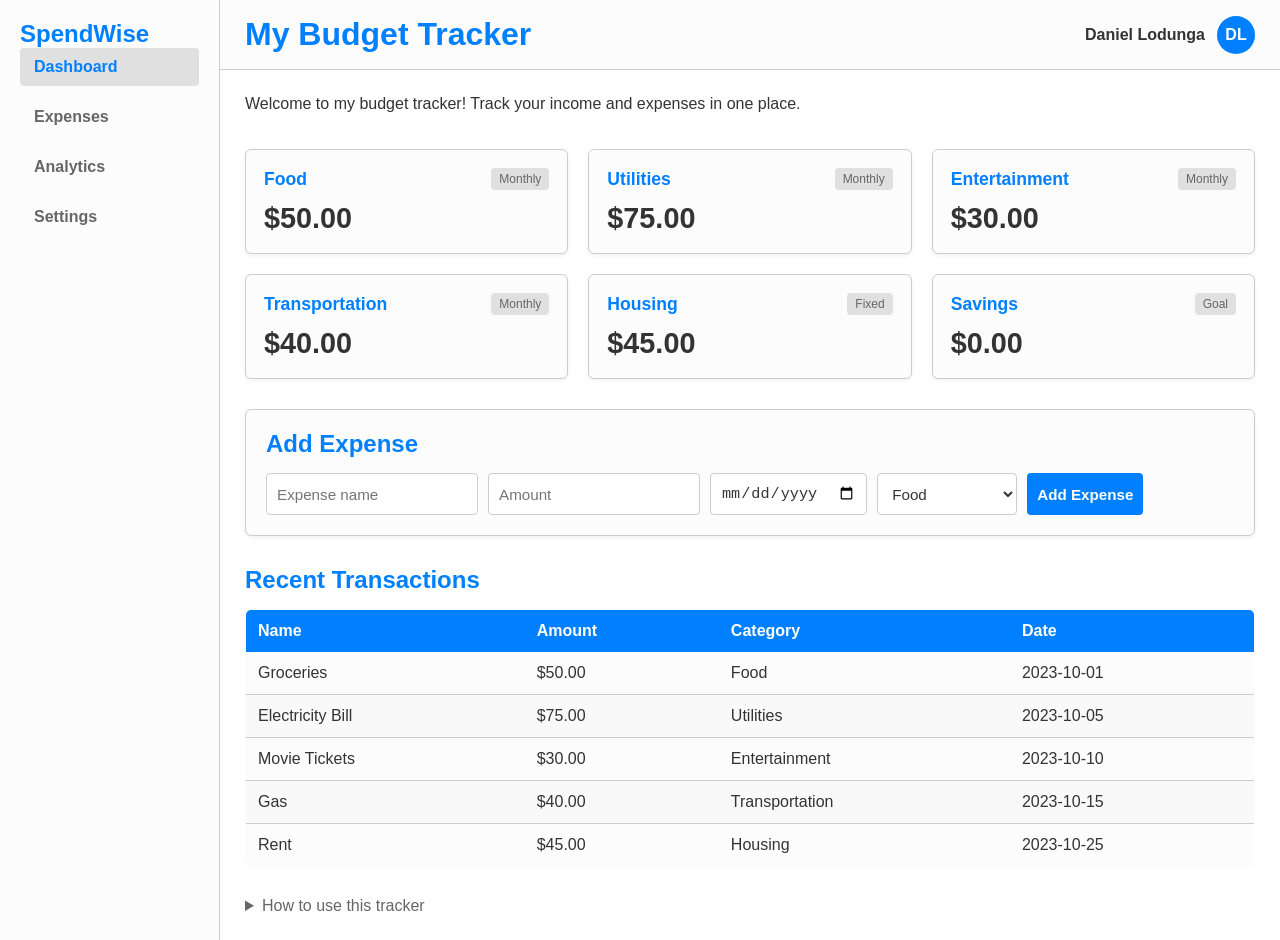
<file: index.html>
<!DOCTYPE html>
<html lang="en">
<head> 
    <meta charset="UTF-8">
    <meta name="viewport" content="width=device-width, initial-scale=1.0">
    <title>My Budget Tracker</title>
    
    <!-- Google Fonts -->
    <link rel="preconnect" href="https://fonts.googleapis.com">
    <link rel="preconnect" href="https://fonts.gstatic.com" crossorigin>
    <link href="https://fonts.googleapis.com/css2?family=Google+Sans+Flex:opsz,wght@6..144,1..1000&family=IBM+Plex+Serif:ital,wght@0,100;0,200;0,300;0,400;0,500;0,600;0,700;1,100;1,200;1,300;1,400;1,500;1,600;1,700&display=swap" rel="stylesheet">

    <link rel="stylesheet" href="style.css">
</head>
<body>
    <div class="dashboard-container">
        <!-- Sidebar Navigation -->
        <aside class="sidebar">
            <div class="logo">
                <h2>SpendWise</h2>
            </div>
            <nav class="nav-menu">
                <a href="#" class="nav-item active">Dashboard</a>
                <a href="#" class="nav-item">Expenses</a>
                <a href="#" class="nav-item">Analytics</a>
                <a href="#" class="nav-item">Settings</a>
            </nav>
        </aside>

        <!-- Header -->
        <header class="header">
            <div class="header-title">
                <h1>My Budget Tracker</h1>
            </div>
            <div class="user-profile">
                <span class="user-name">Daniel Lodunga</span>
                <div class="avatar">DL</div>
            </div>
        </header>

        <!-- Main Content Area -->
        <main class="main-content">
            <p class="welcome-text">Welcome to my budget tracker! Track your income and expenses in one place.</p>
        
            <br><br/>
            
            <!-- 6 Category Cards Grid -->
            <div class="card-grid">
                <div class="card">
                    <div class="card-header">
                        <h3>Food</h3>
                        <span class="badge">Monthly</span>
                    </div>
                    <p class="amount">$50.00</p>
                </div>
                <div class="card">
                    <div class="card-header">
                        <h3>Utilities</h3>
                        <span class="badge">Monthly</span>
                    </div>
                    <p class="amount">$75.00</p>
                </div>
                <div class="card">
                    <div class="card-header">
                        <h3>Entertainment</h3>
                        <span class="badge">Monthly</span>
                    </div>
                    <p class="amount">$30.00</p>
                </div>
                <div class="card">
                    <div class="card-header">
                        <h3>Transportation</h3>
                        <span class="badge">Monthly</span>
                    </div>
                    <p class="amount">$40.00</p>
                </div>
                <div class="card">
                    <div class="card-header">
                        <h3>Housing</h3>
                        <span class="badge">Fixed</span>
                    </div>
                    <p class="amount">$45.00</p>
                </div>
                <div class="card">
                    <div class="card-header">
                        <h3>Savings</h3>
                        <span class="badge">Goal</span>
                    </div>
                    <p class="amount">$200.00</p>
                </div>
            </div>

            <!-- Add Expense Form Section -->
            <section class="add-expense-section">
                <h2>Add Expense</h2>
                <form id="expense-form">
                    <input type="text" id="expense-name" placeholder="Expense name">
                    <input type="number" id="expense-amount" placeholder="Amount">
                    <input type="date" id="expense-date">
                    <select id="expense-category">
                        <option value="food">Food</option>
                        <option value="utilities">Utilities</option>
                        <option value="entertainment">Entertainment</option>
                        <option value="transportation">Transportation</option>
                        <option value="housing">Housing</option>
                    </select>
                    <button type="submit">Add Expense</button>
                </form>
            </section>

            <!-- Expense History Table -->
            <section class="table-section">
                <h2>Recent Transactions</h2>
                <table>
                    <thead>
                        <tr>
                            <th>Name</th>
                            <th>Amount</th>
                            <th>Category</th>
                            <th>Date</th>
                        </tr>
                    </thead>
                    <tbody>
                        <tr>
                            <td>Groceries</td>  
                            <td>$50.00</td>
                            <td>Food</td>
                            <td>2023-10-01</td>
                        </tr>
                        <tr>
                            <td>Electricity Bill</td>
                            <td>$75.00</td>
                            <td>Utilities</td>
                            <td>2023-10-05</td>
                        </tr>
                        <tr>
                            <td>Movie Tickets</td>
                            <td>$30.00</td>
                            <td>Entertainment</td>
                            <td>2023-10-10</td>
                        </tr>
                        <tr>
                            <td>Gas</td>
                            <td>$40.00</td>
                            <td>Transportation</td>
                            <td>2023-10-15</td>
                        </tr>
                        <tr>
                            <td>Rent</td>
                            <td>$45.00</td>
                            <td>Housing</td>
                            <td>2023-10-25</td>
                        </tr>
                    </tbody>
                </table>
            </section>

            <!-- Details Dropdown -->
            <details class="help-details">
                <summary>How to use this tracker</summary>
                <p>Use this form to enter the expense name, amount, date, and category.</p>
            </details>
        </main>
    </div>
<script src="script.js"></script>
</body>
</html>
</file>
<file: style.css>
/* ==================================================
   1. CSS Custom Properties (:root variables)
================================================== */
:root {
    --brand-color: #0080ff;
    --accent-color: #10b981;
    --surface-color: #ffffff;
    --card-background: #fcfcfc;
    --primary-text-color: #333333;
    --secondary-text-color: #666666;
    --border-color: #cccccc;
    --hover-background: #e0e0e0;
    --input-bg: #ffffff;
    --table-stripe: #f9f9f9;
}

/* ==================================================
   Base & Reset Styles
================================================== */
* {
    box-sizing: border-box;
    margin: 0;
    padding: 0;
}

body {
    font-family: 'Open Sans', sans-serif;
    background-color: var(--surface-color);
    color: var(--primary-text-color);
}

h1, h2, h3 {
    font-family: 'Montserrat', sans-serif;
    color: var(--brand-color);
}

/* ==================================================
   2. Overall Page Layout (CSS Grid)
================================================== */
.dashboard-container {
    display: grid;
    grid-template-columns: 220px 1fr;
    grid-template-rows: 70px 1fr;
    grid-template-areas:
        "sidebar header"
        "sidebar main";
    min-height: 100vh;
}

/* Sidebar Styling (Flexbox) */
.sidebar {
    grid-area: sidebar;
    background-color: var(--card-background);
    border-right: 1px solid var(--border-color);
    display: flex;
    flex-direction: column;
    padding: 20px;
}

.logo h1 {
    font-size: 1.5rem;
    margin-bottom: 25px;
}

.nav-menu {
    display: flex;
    flex-direction: column;
    gap: 12px;
}

.nav-item {
    text-decoration: none;
    color: var(--secondary-text-color);
    padding: 10px 14px;
    border-radius: 4px;
    font-weight: 600;
    font-family: 'Montserrat', sans-serif;
}

.nav-item.active, 
.nav-item:hover {
    background-color: var(--hover-background);
    color: var(--brand-color);
}

/* Header Styling (Flexbox) */
.header {
    grid-area: header;
    background-color: var(--card-background);
    border-bottom: 1px solid var(--border-color);
    display: flex;
    justify-content: space-between;
    align-items: center;
    padding: 0 25px;
}

.user-profile {
    display: flex;
    align-items: center;
    gap: 12px;
}

.user-name {
    font-weight: 600;
}

.avatar {
    width: 38px;
    height: 38px;
    border-radius: 50%;
    background-color: var(--brand-color);
    color: #ffffff;
    display: flex;
    justify-content: center;
    align-items: center;
    font-weight: bold;
    font-family: 'Montserrat', sans-serif;
}

/* Main Content Area */
.main-content {
    grid-area: main;
    padding: 25px;
}

.welcome-msg {
    margin-bottom: 20px;
    color: var(--secondary-text-color);
}

/* Category Cards Grid */
.card-grid {
    display: grid;
    grid-template-columns: repeat(auto-fit, minmax(260px, 1fr));
    gap: 20px;
    margin-bottom: 30px;
}

/* ==================================================
   4. Responsiveness (Single-column layout below 768px)
================================================== */
@media (max-width: 768px) {
    .dashboard-container {
        grid-template-columns: 1fr;
        grid-template-rows: auto auto 1fr;
        grid-template-areas:
            "header"
            "sidebar"
            "main";
    }

    .sidebar {
        border-right: none;
        border-bottom: 1px solid var(--border-color);
        padding: 15px;
    }

    .nav-menu {
        flex-direction: row;
        justify-content: space-around;
    }

    .nav-item {
        padding: 8px 10px;
        font-size: 0.85rem;
    }

    .header {
        padding: 15px;
    }

    .main-content {
        padding: 15px;
    }

    .card-grid {
        grid-template-columns: 1fr; /* Single column layout for cards */
    }

    #expense-form {
        flex-direction: column;
    }

    #expense-form input,
    #expense-form select,
    #expense-form button {
        width: 100%;
    }
}

/* ==================================================
   Stretch Goal: Dark Theme (prefers-color-scheme: dark)
================================================== */
@media (prefers-color-scheme: dark) {
    :root {
        --brand-color: #3b82f6;
        --accent-color: #34d399;
        --surface-color: #0f172a;
        --card-background: #1e293b;
        --primary-text-color: #f8fafc;
        --secondary-text-color: #94a3b8;
        --border-color: #334155;
        --hover-background: #334155;
        --input-bg: #0f172a;
        --table-stripe: #182234;
    }
}


/* ==================================================
   5. Dashboard Cards & Micro-interactions
================================================== */
.card {
    background-color: var(--card-background);
    border: 1px solid var(--border-color);
    border-radius: 6px;
    padding: 18px;
    display: flex;
    flex-direction: column;
    justify-content: space-between;
    box-shadow: 0 2px 4px rgba(0, 0, 0, 0.05);
    
    /* Smooth transition lasting under 250ms */
    transition: transform 0.2s ease, box-shadow 0.2s ease, border-color 0.2s ease;
    cursor: pointer;
}

/* Applies to both hover and focus states */
.card:hover,
.card:focus-within {
    transform: translateY(-4px);
    box-shadow: 0 8px 16px rgba(0, 0, 0, 0.12);
    border-color: var(--brand-color);
    outline: none;
}

.card-header {
    display: flex;
    justify-content: space-between;
    align-items: center;
    margin-bottom: 12px;
}

.card-header h3 {
    font-size: 1.1rem;
}

.badge {
    font-size: 0.75rem;
    background-color: var(--hover-background);
    color: var(--secondary-text-color);
    padding: 4px 8px;
    border-radius: 4px;
}

.amount {
    font-size: 1.8rem;
    font-weight: bold;
    color: var(--primary-text-color);
    font-family: 'Montserrat', sans-serif;
}

/* ==================================================
   Form & Table Layout Sections
================================================== */
.add-expense-section {
    background-color: var(--card-background);
    padding: 20px;
    border: 1px solid var(--border-color);
    border-radius: 6px;
    margin-bottom: 30px;
    box-shadow: 0 2px 4px rgba(0, 0, 0, 0.05);
}

.add-expense-section h2 {
    margin-bottom: 15px;
}

#expense-form {
    display: flex;
    flex-wrap: wrap;
    gap: 10px;
}

#expense-form input,
#expense-form select,
#expense-form button {
    padding: 10px;
    border: 1px solid var(--border-color);
    border-radius: 4px;
    background-color: var(--input-bg);
    color: var(--primary-text-color);
    font-size: 0.95rem;
}

#expense-form input:focus,
#expense-form select:focus {
    border-color: var(--brand-color);
    outline: none;
}

#expense-form button {
    background-color: var(--brand-color);
    color: #ffffff;
    font-weight: 600;
    cursor: pointer;
    border: none;
    transition: background-color 0.2s ease;
}

#expense-form button:hover {
    opacity: 0.9;
}

/* Transactions Table */
.table-section {
    margin-bottom: 30px;
}

.table-section h2 {
    margin-bottom: 15px;
}

table {
    background-color: var(--card-background);
    border: 1px solid var(--border-color);
    border-radius: 6px;
    border-collapse: collapse;
    width: 100%;
    overflow: hidden;
}

th {
    background-color: var(--brand-color);
    color: #ffffff;
    padding: 12px;
    text-align: left;
    font-family: 'Montserrat', sans-serif;
}

td {
    padding: 12px;
    border-bottom: 1px solid var(--border-color);
}

tr:nth-child(even) {
    background-color: var(--table-stripe);
}

tr:hover {
    background-color: var(--hover-background);
}

details {
    margin-top: 15px;
    color: var(--secondary-text-color);
    cursor: pointer;
}
</file>
